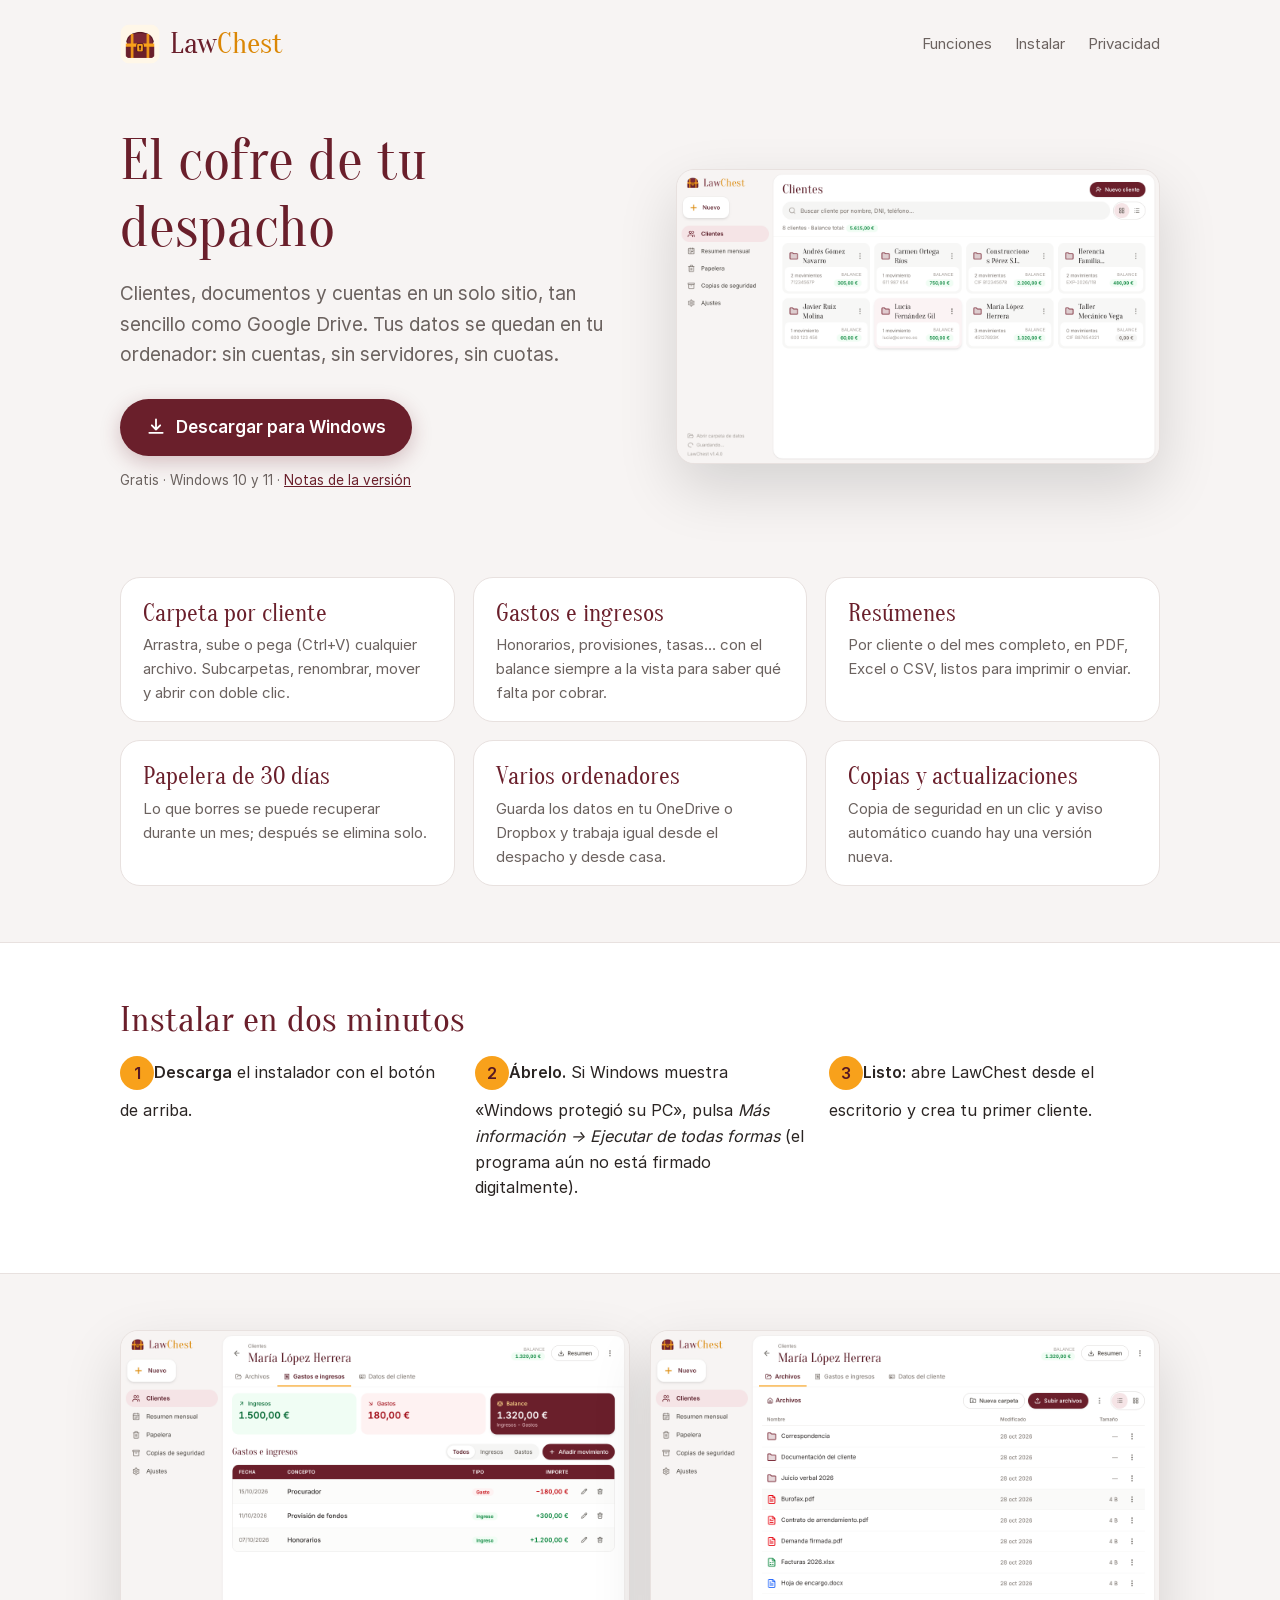
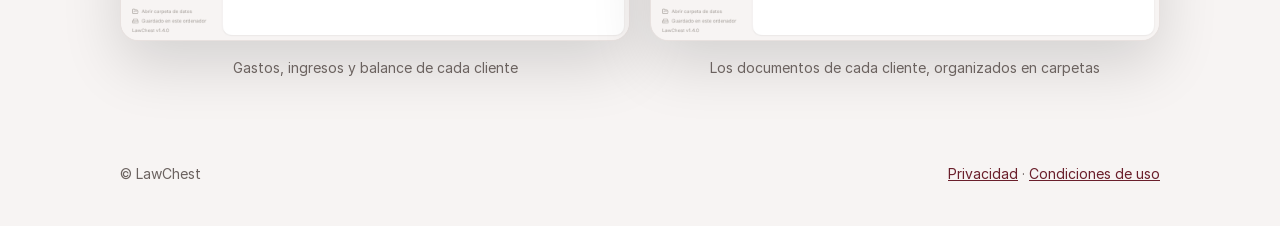
<file: index.html>
<!doctype html>
<html lang="es">
<head>
  <meta charset="utf-8" />
  <meta name="viewport" content="width=device-width, initial-scale=1" />
  <title>LawChest · Clientes, archivos y cuentas para tu despacho</title>
  <meta name="description" content="LawChest organiza los clientes, sus documentos y sus gastos e ingresos en un programa para Windows. Tus datos se quedan en tu ordenador." />
  <link rel="icon" href="img/favicon.png" />
  <link rel="stylesheet" href="estilos.css" />
</head>
<body>
  <div class="wrap">
    <header class="top">
      <a class="logo" href="./"><img src="img/icon.png" alt="" /><span>Law<b>Chest</b></span></a>
      <nav>
        <a href="#funciones">Funciones</a>
        <a href="#instalar">Instalar</a>
        <a class="keep" href="privacidad.html">Privacidad</a>
      </nav>
    </header>

    <section class="hero">
      <div>
        <h1>El cofre de tu despacho</h1>
        <p class="lead">Clientes, documentos y cuentas en un solo sitio, tan sencillo como Google Drive. Tus datos se quedan en tu ordenador: sin cuentas, sin servidores, sin cuotas.</p>
        <a class="btn" href="https://github.com/Yaredtl/lawchest-download/releases/latest/download/LawChest-Setup.exe">
          <svg viewBox="0 0 24 24" fill="none" stroke="currentColor" stroke-width="2.2" stroke-linecap="round" stroke-linejoin="round"><path d="M12 3v12m0 0-5-5m5 5 5-5M4 19h16"/></svg>
          Descargar para Windows
        </a>
        <p class="small">Gratis · Windows 10 y 11 · <a href="https://github.com/Yaredtl/lawchest-download/releases/latest">Notas de la versión</a></p>
      </div>
      <img class="shot" src="img/clientes.png" alt="Pantalla de clientes de LawChest" />
    </section>

    <section id="funciones" class="features">
      <div class="card"><h3>Carpeta por cliente</h3><p>Arrastra, sube o pega (Ctrl+V) cualquier archivo. Subcarpetas, renombrar, mover y abrir con doble clic.</p></div>
      <div class="card"><h3>Gastos e ingresos</h3><p>Honorarios, provisiones, tasas… con el balance siempre a la vista para saber qué falta por cobrar.</p></div>
      <div class="card"><h3>Resúmenes</h3><p>Por cliente o del mes completo, en PDF, Excel o CSV, listos para imprimir o enviar.</p></div>
      <div class="card"><h3>Papelera de 30 días</h3><p>Lo que borres se puede recuperar durante un mes; después se elimina solo.</p></div>
      <div class="card"><h3>Varios ordenadores</h3><p>Guarda los datos en tu OneDrive o Dropbox y trabaja igual desde el despacho y desde casa.</p></div>
      <div class="card"><h3>Copias y actualizaciones</h3><p>Copia de seguridad en un clic y aviso automático cuando hay una versión nueva.</p></div>
    </section>
  </div>

  <section id="instalar" class="band">
    <div class="wrap">
      <h2>Instalar en dos minutos</h2>
      <ol class="steps">
        <li><b>Descarga</b> el instalador con el botón de arriba.</li>
        <li><b>Ábrelo.</b> Si Windows muestra «Windows protegió su PC», pulsa <i>Más información → Ejecutar de todas formas</i> (el programa aún no está firmado digitalmente).</li>
        <li><b>Listo:</b> abre LawChest desde el escritorio y crea tu primer cliente.</li>
      </ol>
    </div>
  </section>

  <div class="wrap">
    <section class="gallery">
      <figure><img class="shot" src="img/cuentas.png" alt="Gastos e ingresos de un cliente" /><figcaption>Gastos, ingresos y balance de cada cliente</figcaption></figure>
      <figure><img class="shot" src="img/archivos.png" alt="Archivos de un cliente" /><figcaption>Los documentos de cada cliente, organizados en carpetas</figcaption></figure>
    </section>

    <footer>
      <span>© LawChest</span>
      <span><a href="privacidad.html">Privacidad</a> · <a href="condiciones.html">Condiciones de uso</a></span>
    </footer>
  </div>
</body>
</html>
</file>
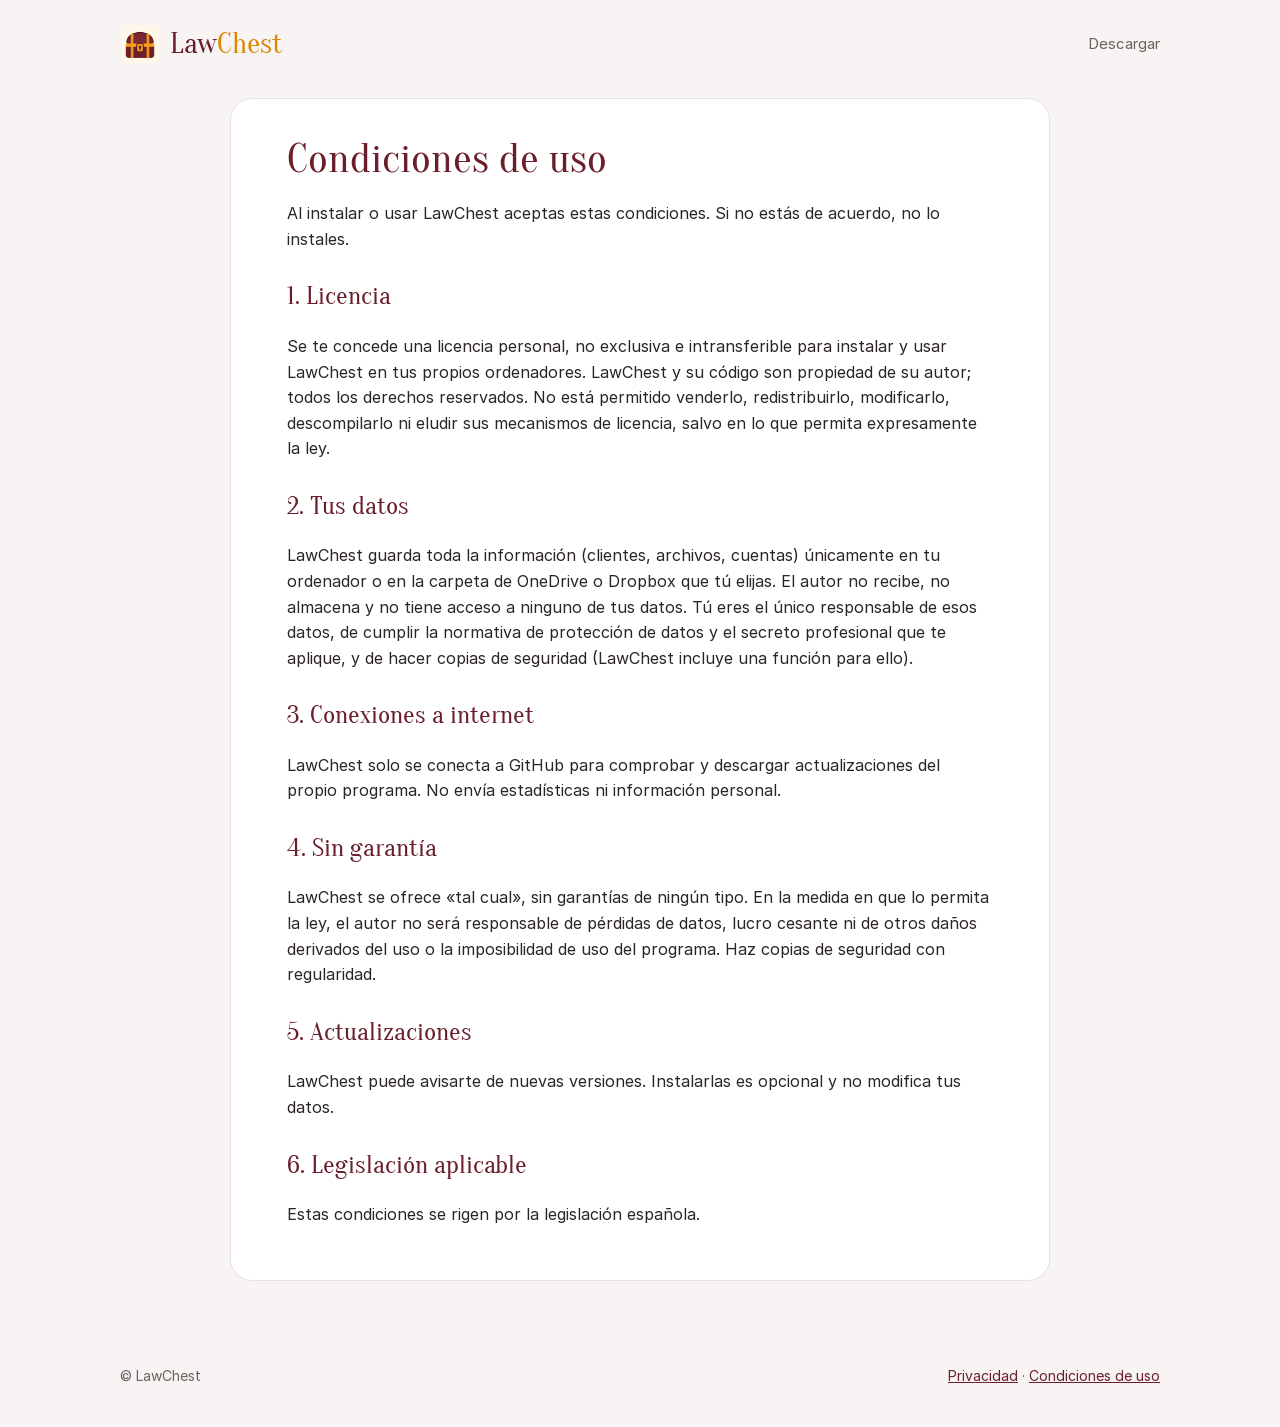
<file: condiciones.html>
<!doctype html>
<html lang="es">
<head>
  <meta charset="utf-8" />
  <meta name="viewport" content="width=device-width, initial-scale=1" />
  <title>Condiciones de uso · LawChest</title>
  <link rel="icon" href="img/favicon.png" />
  <link rel="stylesheet" href="estilos.css" />
</head>
<body>
  <div class="wrap">
    <header class="top">
      <a class="logo" href="./"><img src="img/icon.png" alt="" /><span>Law<b>Chest</b></span></a>
      <nav><a class="keep" href="./">Descargar</a></nav>
    </header>
    <article class="doc">
      <h1>Condiciones de uso</h1>
      <p>Al instalar o usar LawChest aceptas estas condiciones. Si no estás de acuerdo, no lo instales.</p>
      <h2>1. Licencia</h2>
      <p>Se te concede una licencia personal, no exclusiva e intransferible para instalar y usar LawChest en tus propios ordenadores. LawChest y su código son propiedad de su autor; todos los derechos reservados. No está permitido venderlo, redistribuirlo, modificarlo, descompilarlo ni eludir sus mecanismos de licencia, salvo en lo que permita expresamente la ley.</p>
      <h2>2. Tus datos</h2>
      <p>LawChest guarda toda la información (clientes, archivos, cuentas) únicamente en tu ordenador o en la carpeta de OneDrive o Dropbox que tú elijas. El autor no recibe, no almacena y no tiene acceso a ninguno de tus datos. Tú eres el único responsable de esos datos, de cumplir la normativa de protección de datos y el secreto profesional que te aplique, y de hacer copias de seguridad (LawChest incluye una función para ello).</p>
      <h2>3. Conexiones a internet</h2>
      <p>LawChest solo se conecta a GitHub para comprobar y descargar actualizaciones del propio programa. No envía estadísticas ni información personal.</p>
      <h2>4. Sin garantía</h2>
      <p>LawChest se ofrece «tal cual», sin garantías de ningún tipo. En la medida en que lo permita la ley, el autor no será responsable de pérdidas de datos, lucro cesante ni de otros daños derivados del uso o la imposibilidad de uso del programa. Haz copias de seguridad con regularidad.</p>
      <h2>5. Actualizaciones</h2>
      <p>LawChest puede avisarte de nuevas versiones. Instalarlas es opcional y no modifica tus datos.</p>
      <h2>6. Legislación aplicable</h2>
      <p>Estas condiciones se rigen por la legislación española.</p>
    </article>
    <footer>
      <span>© LawChest</span>
      <span><a href="privacidad.html">Privacidad</a> · <a href="condiciones.html">Condiciones de uso</a></span>
    </footer>
  </div>
</body>
</html>
</file>
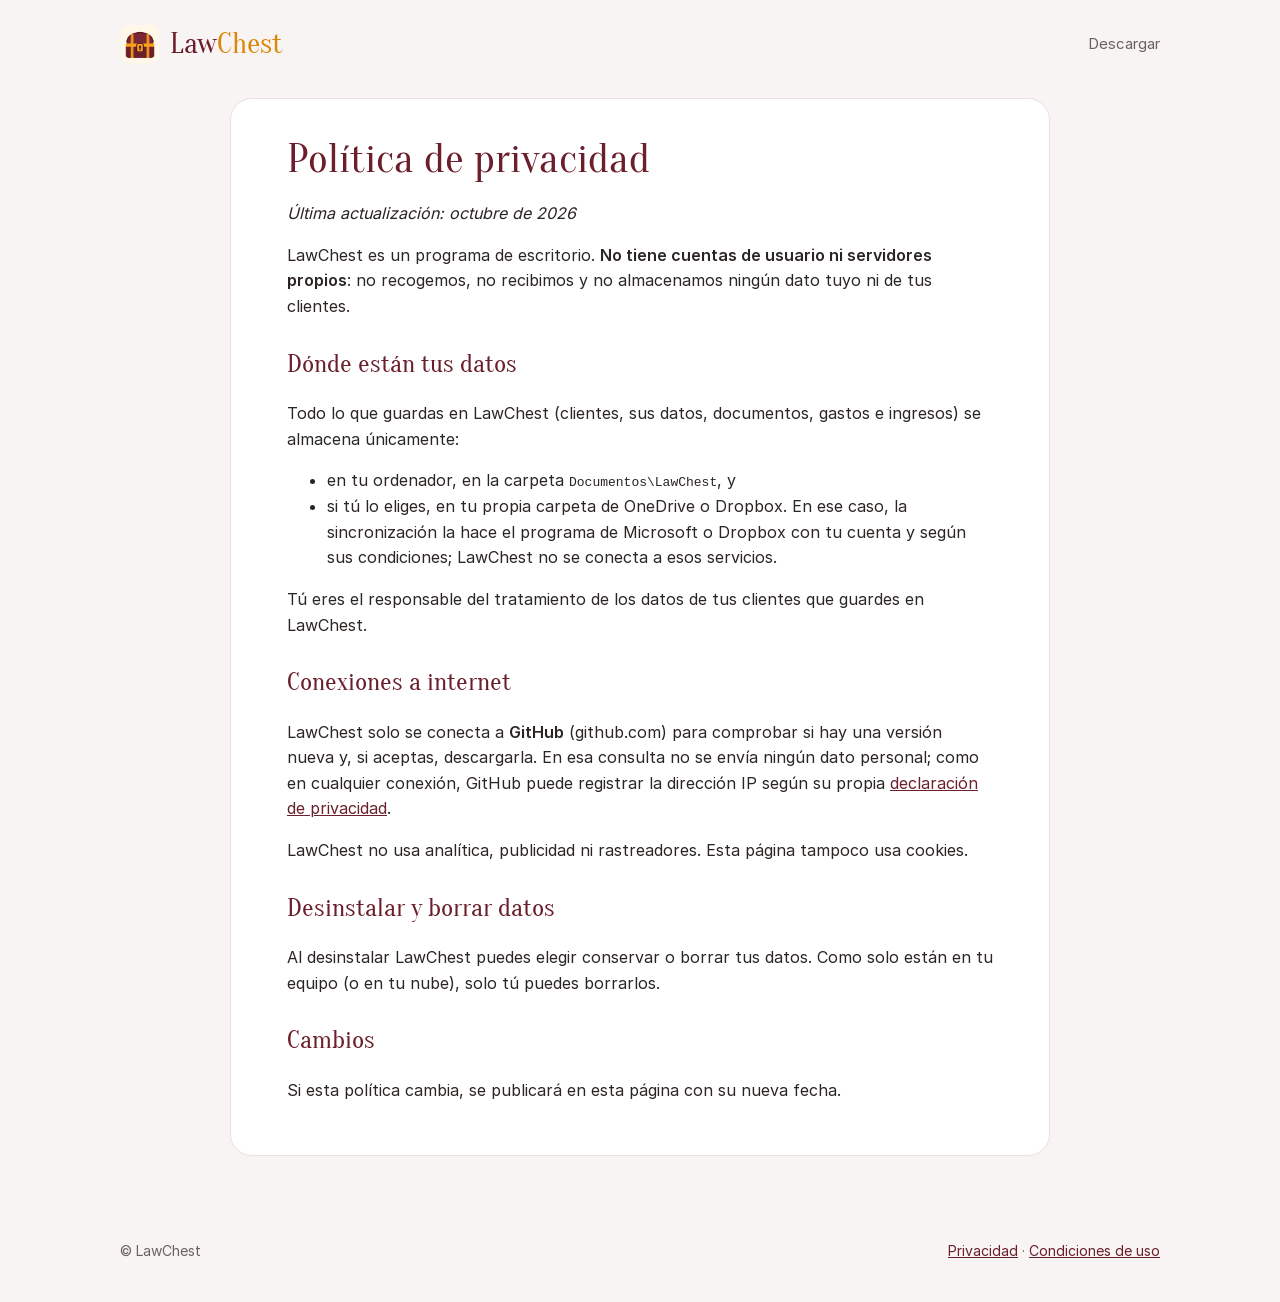
<file: privacidad.html>
<!doctype html>
<html lang="es">
<head>
  <meta charset="utf-8" />
  <meta name="viewport" content="width=device-width, initial-scale=1" />
  <title>Privacidad · LawChest</title>
  <link rel="icon" href="img/favicon.png" />
  <link rel="stylesheet" href="estilos.css" />
</head>
<body>
  <div class="wrap">
    <header class="top">
      <a class="logo" href="./"><img src="img/icon.png" alt="" /><span>Law<b>Chest</b></span></a>
      <nav><a class="keep" href="./">Descargar</a></nav>
    </header>
    <article class="doc">
      <h1>Política de privacidad</h1>
      <p><i>Última actualización: octubre de 2026</i></p>
      <p>LawChest es un programa de escritorio. <b>No tiene cuentas de usuario ni servidores propios</b>: no recogemos, no recibimos y no almacenamos ningún dato tuyo ni de tus clientes.</p>
      <h2>Dónde están tus datos</h2>
      <p>Todo lo que guardas en LawChest (clientes, sus datos, documentos, gastos e ingresos) se almacena únicamente:</p>
      <ul>
        <li>en tu ordenador, en la carpeta <code>Documentos\LawChest</code>, y</li>
        <li>si tú lo eliges, en tu propia carpeta de OneDrive o Dropbox. En ese caso, la sincronización la hace el programa de Microsoft o Dropbox con tu cuenta y según sus condiciones; LawChest no se conecta a esos servicios.</li>
      </ul>
      <p>Tú eres el responsable del tratamiento de los datos de tus clientes que guardes en LawChest.</p>
      <h2>Conexiones a internet</h2>
      <p>LawChest solo se conecta a <b>GitHub</b> (github.com) para comprobar si hay una versión nueva y, si aceptas, descargarla. En esa consulta no se envía ningún dato personal; como en cualquier conexión, GitHub puede registrar la dirección IP según su propia <a href="https://docs.github.com/es/site-policy/privacy-policies/github-general-privacy-statement">declaración de privacidad</a>.</p>
      <p>LawChest no usa analítica, publicidad ni rastreadores. Esta página tampoco usa cookies.</p>
      <h2>Desinstalar y borrar datos</h2>
      <p>Al desinstalar LawChest puedes elegir conservar o borrar tus datos. Como solo están en tu equipo (o en tu nube), solo tú puedes borrarlos.</p>
      <h2>Cambios</h2>
      <p>Si esta política cambia, se publicará en esta página con su nueva fecha.</p>
    </article>
    <footer>
      <span>© LawChest</span>
      <span><a href="privacidad.html">Privacidad</a> · <a href="condiciones.html">Condiciones de uso</a></span>
    </footer>
  </div>
</body>
</html>
</file>
<file: estilos.css>
@font-face { font-family: 'Oranienbaum'; src: url('fonts/Oranienbaum-Regular.ttf') format('truetype'); font-display: swap; }
@font-face { font-family: 'Inter'; src: url('fonts/Inter-Regular.woff2') format('woff2'); font-weight: 400; font-display: swap; }
@font-face { font-family: 'Inter'; src: url('fonts/Inter-SemiBold.woff2') format('woff2'); font-weight: 600; font-display: swap; }
:root { --brand: #6a1f2b; --brand-dark: #561823; --accent: #f8a11b; --ink: #2a2422; --muted: #6b625f; --canvas: #f7f4f3; --line: #e8e1df; }
* { box-sizing: border-box; }
body { margin: 0; font-family: 'Inter', 'Segoe UI', system-ui, sans-serif; color: var(--ink); background: var(--canvas); line-height: 1.6; }
a { color: var(--brand); }
.wrap { max-width: 1080px; margin: 0 auto; padding: 0 20px; }
header.top { display: flex; align-items: center; justify-content: space-between; padding: 20px 0; }
.logo { display: flex; align-items: center; gap: 10px; text-decoration: none; font-family: 'Oranienbaum', Georgia, serif; font-size: 30px; color: var(--brand); }
.logo b { color: #db8705; font-weight: 400; }
.logo img { width: 40px; height: 40px; }
nav a { margin-left: 18px; color: var(--muted); text-decoration: none; font-size: 15px; }
nav a:hover { color: var(--brand); }
.hero { display: grid; grid-template-columns: 1.05fr 1fr; gap: 48px; align-items: center; padding: 40px 0 64px; }
h1, h2, h3 { font-family: 'Oranienbaum', Georgia, serif; font-weight: 400; color: var(--brand); line-height: 1.15; }
h1 { font-size: clamp(38px, 5.4vw, 58px); margin: 0 0 18px; }
.lead { font-size: 19px; color: var(--muted); margin: 0 0 28px; }
.btn { display: inline-flex; align-items: center; gap: 10px; background: var(--brand); color: #fff; text-decoration: none; padding: 15px 26px; border-radius: 999px; font-weight: 600; font-size: 17px; box-shadow: 0 6px 20px rgba(106, 31, 43, .25); transition: background .15s, transform .15s; }
.btn:hover { background: var(--brand-dark); transform: translateY(-1px); }
.btn svg { width: 20px; height: 20px; }
.small { font-size: 13.5px; color: var(--muted); margin-top: 14px; }
.shot { width: 100%; border-radius: 18px; box-shadow: 0 24px 60px rgba(0, 0, 0, .14); border: 1px solid var(--line); background: #fff; }
.features { display: grid; grid-template-columns: repeat(3, 1fr); gap: 18px; padding: 8px 0 56px; }
.card { background: #fff; border: 1px solid var(--line); border-radius: 20px; padding: 22px 22px 16px; }
.card h3 { font-size: 24px; margin: 0 0 6px; }
.card p { margin: 0; color: var(--muted); font-size: 15px; }
.band { background: #fff; border-top: 1px solid var(--line); border-bottom: 1px solid var(--line); padding: 56px 0; }
.band h2 { font-size: 36px; margin: 0 0 14px; }
.steps { display: grid; grid-template-columns: repeat(3, 1fr); gap: 24px; counter-reset: n; padding: 0; list-style: none; }
.steps li { counter-increment: n; }
.steps li::before { content: counter(n); display: inline-flex; width: 34px; height: 34px; border-radius: 50%; background: var(--accent); color: var(--brand-dark); font-weight: 600; align-items: center; justify-content: center; margin-bottom: 8px; }
.gallery { display: grid; grid-template-columns: 1fr 1fr; gap: 20px; padding: 56px 0; }
.gallery figure { margin: 0; }
.gallery figcaption { font-size: 14px; color: var(--muted); margin-top: 8px; text-align: center; }
.doc { background: #fff; border: 1px solid var(--line); border-radius: 22px; padding: 36px clamp(20px, 5vw, 56px); margin: 10px auto 56px; max-width: 820px; }
.doc h1 { font-size: 42px; }
.doc h2 { font-size: 26px; margin-top: 30px; }
footer { padding: 28px 0 40px; color: var(--muted); font-size: 14px; display: flex; flex-wrap: wrap; gap: 8px 20px; justify-content: space-between; }
@media (max-width: 860px) {
  .hero { grid-template-columns: 1fr; gap: 28px; padding-top: 16px; }
  .features, .steps, .gallery { grid-template-columns: 1fr; }
  nav a:not(.keep) { display: none; }
}
</file>
